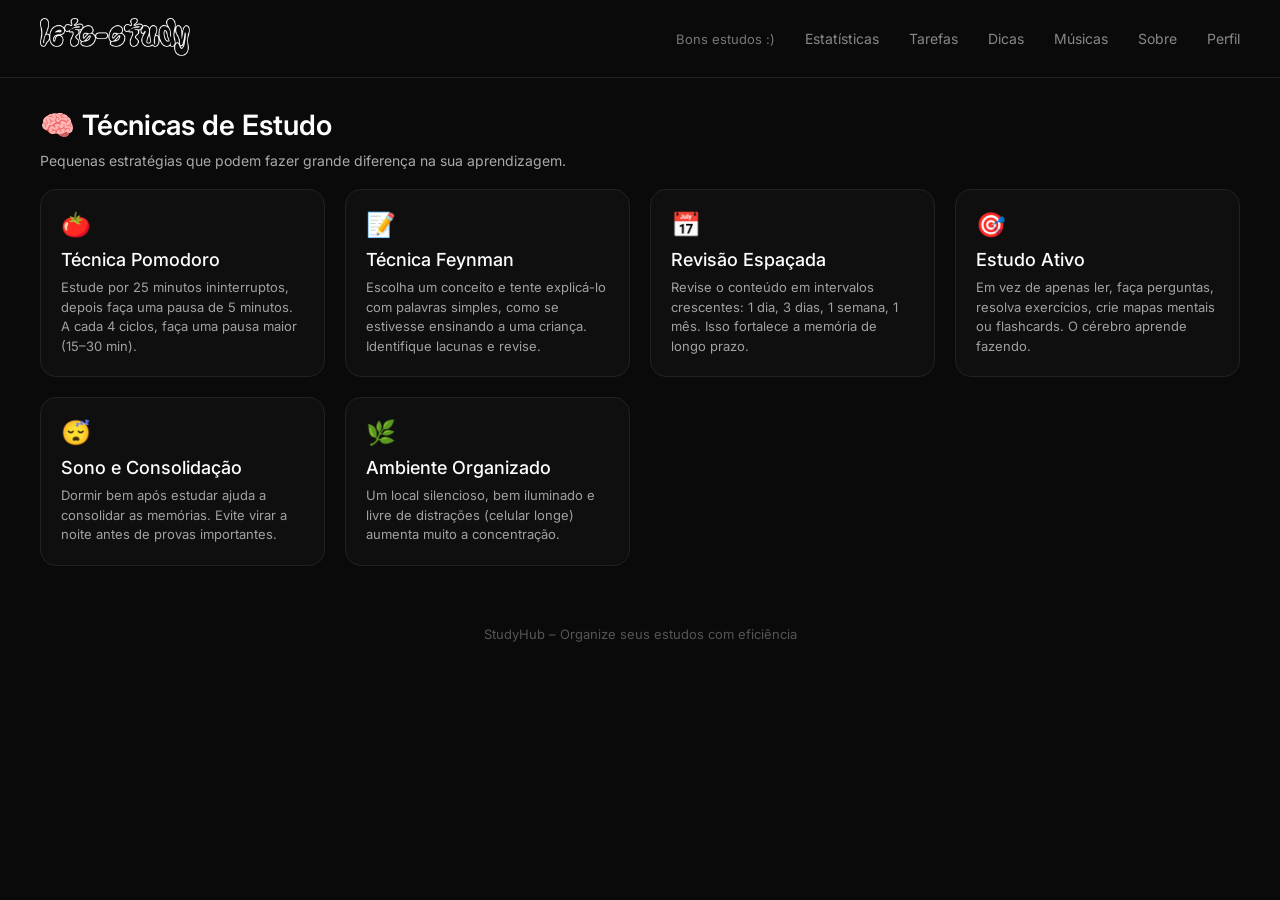
<file: dicas.html>
<!DOCTYPE html>
<html lang="pt-br">
<head>
  <meta charset="UTF-8">
  <meta name="viewport" content="width=device-width, initial-scale=1.0">
  <title>Dicas de Estudo - LetsStudy</title>
  <link rel="stylesheet" href="css/styles.css">
  <link rel="icon" type="image/png" href="imgs/icon.png">
  <style>
    /* Estilos específicos para a página de dicas */
    .dicas-grid {
      display: grid;
      grid-template-columns: repeat(auto-fill, minmax(250px, 1fr));
      gap: 20px;
      margin-top: 20px;
    }
    .dica-card {
      background: #0f0f0f;
      border: 1px solid #222;
      border-radius: 16px;
      padding: 20px;
      transition: 0.2s;
    }
    .dica-card:hover {
      border-color: #444;
      transform: translateY(-3px);
    }
    .dica-card h3 {
      font-size: 18px;
      margin-bottom: 8px;
      color: white;
    }
    .dica-card p {
      font-size: 13px;
      line-height: 1.5;
    }
    .dica-icon {
      font-size: 24px;
      margin-bottom: 10px;
    }
  </style>
</head>
<body>

<nav class="navbar">
  <a href="dashboard.html">
    <img src="imgs/lets-study.png" class="logo-icon" alt="StudyHub">
  </a>
  <span class="frase">Bons estudos :)</span>
  <a href="estatisticas.html">Estatísticas</a>
  <a href="tarefas.html">Tarefas</a>
  <a href="dicas.html">Dicas</a>
  <a href="musicas.html">Músicas</a>
  <a href="sobre.html">Sobre</a>
  <a href="perfil.html">Perfil</a>
</nav>

<div class="container">
  <h1 style="margin-bottom: 10px;">🧠 Técnicas de Estudo</h1>
  <p style="color: #aaa;">Pequenas estratégias que podem fazer grande diferença na sua aprendizagem.</p>

  <div class="dicas-grid">
    <!-- Card: Técnica Pomodoro -->
    <div class="dica-card">
      <div class="dica-icon">🍅</div>
      <h3>Técnica Pomodoro</h3>
      <p>Estude por 25 minutos ininterruptos, depois faça uma pausa de 5 minutos. A cada 4 ciclos, faça uma pausa maior (15–30 min).</p>
    </div>

    <!-- Card: Técnica Feynman -->
    <div class="dica-card">
      <div class="dica-icon">📝</div>
      <h3>Técnica Feynman</h3>
      <p>Escolha um conceito e tente explicá-lo com palavras simples, como se estivesse ensinando a uma criança. Identifique lacunas e revise.</p>
    </div>

    <!-- Card: Revisão Espaçada -->
    <div class="dica-card">
      <div class="dica-icon">📅</div>
      <h3>Revisão Espaçada</h3>
      <p>Revise o conteúdo em intervalos crescentes: 1 dia, 3 dias, 1 semana, 1 mês. Isso fortalece a memória de longo prazo.</p>
    </div>

    <!-- Card: Estudo Ativo -->
    <div class="dica-card">
      <div class="dica-icon">🎯</div>
      <h3>Estudo Ativo</h3>
      <p>Em vez de apenas ler, faça perguntas, resolva exercícios, crie mapas mentais ou flashcards. O cérebro aprende fazendo.</p>
    </div>

    <!-- Card: Sono e Consolidação -->
    <div class="dica-card">
      <div class="dica-icon">😴</div>
      <h3>Sono e Consolidação</h3>
      <p>Dormir bem após estudar ajuda a consolidar as memórias. Evite virar a noite antes de provas importantes.</p>
    </div>

    <!-- Card: Ambiente Organizado -->
    <div class="dica-card">
      <div class="dica-icon">🌿</div>
      <h3>Ambiente Organizado</h3>
      <p>Um local silencioso, bem iluminado e livre de distrações (celular longe) aumenta muito a concentração.</p>
    </div>
  </div>
</div>

<footer style="text-align: center; padding: 30px; color: #555; font-size: 13px;">
  StudyHub – Organize seus estudos com eficiência
</footer>
</body>
</html>
</file>
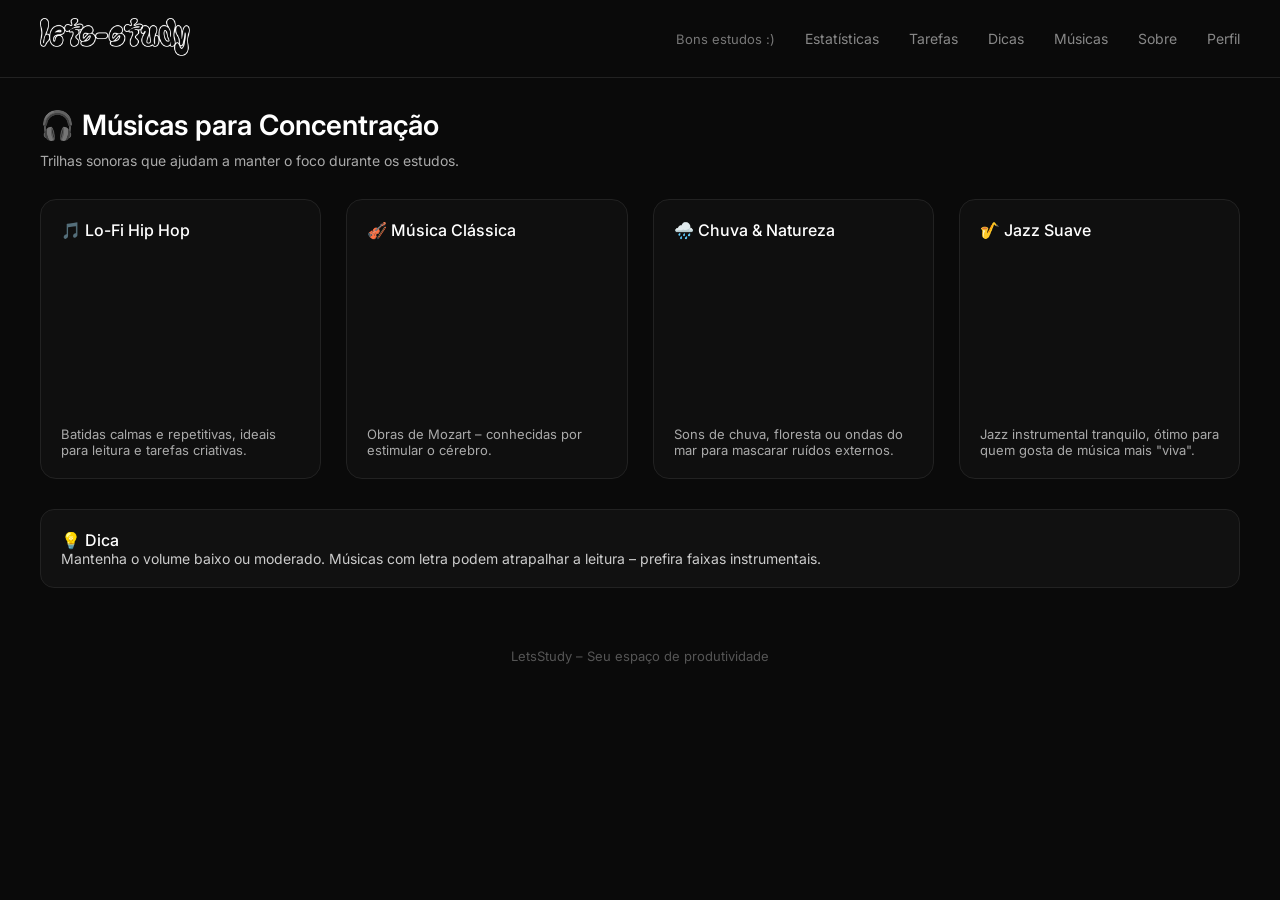
<file: musicas.html>
<!DOCTYPE html>
<html lang="pt-br">
<head>
  <meta charset="UTF-8">
  <meta name="viewport" content="width=device-width, initial-scale=1.0">
  <title>Músicas para Estudar - LetsStudy</title>
  <link rel="stylesheet" href="css/styles.css">
  <link rel="icon" type="image/png" href="imgs/icon.png">
  <style>
    .music-grid {
      display: grid;
      grid-template-columns: repeat(auto-fit, minmax(280px, 1fr));
      gap: 25px;
      margin: 30px 0;
    }
    .music-card {
      background: #0f0f0f;
      border: 1px solid #222;
      border-radius: 16px;
      padding: 20px;
    }
    .music-card h3 {
      margin-bottom: 12px;
      display: flex;
      align-items: center;
      gap: 8px;
    }
    .music-card iframe {
      width: 100%;
      height: 160px;
      border-radius: 10px;
      border: none;
    }
    .music-description {
      font-size: 13px;
      color: #aaa;
      margin-top: 10px;
    }
  </style>
</head>
<body>

<nav class="navbar">
  <a href="dashboard.html">
    <img src="imgs/lets-study.png" class="logo-icon" alt="StudyHub">
  </a>
  <span class="frase">Bons estudos :)</span>
  <a href="estatisticas.html">Estatísticas</a>
  <a href="tarefas.html">Tarefas</a>
  <a href="dicas.html">Dicas</a>
  <a href="musicas.html">Músicas</a>
  <a href="sobre.html">Sobre</a>
  <a href="perfil.html">Perfil</a>
</nav>

<div class="container">
  <h1 style="margin-bottom: 10px;">🎧 Músicas para Concentração</h1>
  <p style="color: #aaa;">Trilhas sonoras que ajudam a manter o foco durante os estudos.</p>

  <div class="music-grid">
    <!-- Lo-Fi Hip Hop -->
    <div class="music-card">
      <h3>🎵 Lo-Fi Hip Hop</h3>
      <iframe src="https://www.youtube.com/embed/jfKfPfyJRdk" title="lofi hip hop radio" allow="accelerometer; autoplay; clipboard-write; encrypted-media; gyroscope; picture-in-picture" allowfullscreen></iframe>
      <p class="music-description">Batidas calmas e repetitivas, ideais para leitura e tarefas criativas.</p>
    </div>

    <!-- Música Clássica -->
    <div class="music-card">
      <h3>🎻 Música Clássica</h3>
      <iframe src="https://www.youtube.com/embed/jIFaKHyYEh8?si=mQQhrCVFotlFrt3d" title="Classical Music for Studying" allow="accelerometer; autoplay; clipboard-write; encrypted-media; gyroscope; picture-in-picture" allowfullscreen></iframe>
      <p class="music-description">Obras de Mozart – conhecidas por estimular o cérebro.</p>
    </div>

    <!-- Sons da Natureza -->
    <div class="music-card">
      <h3>🌧️ Chuva & Natureza</h3>
      <iframe src="https://www.youtube.com/embed/69QdAw3ApNk?si=c13b_bkjXzXjL0fT" title="rain sounds for studying" allow="accelerometer; autoplay; clipboard-write; encrypted-media; gyroscope; picture-in-picture" allowfullscreen></iframe>
      <p class="music-description">Sons de chuva, floresta ou ondas do mar para mascarar ruídos externos.</p>
    </div>

    <!-- Jazz Suave -->
    <div class="music-card">
      <h3>🎷 Jazz Suave</h3>
      <iframe src="https://www.youtube.com/embed/7l16rt1h2tM?si=HbfqfMsVx42UzrBb" title="smooth jazz for work" allow="accelerometer; autoplay; clipboard-write; encrypted-media; gyroscope; picture-in-picture" allowfullscreen></iframe>
      <p class="music-description">Jazz instrumental tranquilo, ótimo para quem gosta de música mais "viva".</p>
    </div>
  </div>

  <!-- Dica adicional -->
  <div style="background: #111; border-radius: 14px; padding: 20px; border: 1px solid #222;">
    <h3 style="display: flex; gap: 8px;">💡 Dica</h3>
    <p style="color: #ccc;">Mantenha o volume baixo ou moderado. Músicas com letra podem atrapalhar a leitura – prefira faixas instrumentais.</p>
  </div>
</div>

<footer style="text-align: center; padding: 30px; color: #555; font-size: 13px;">
  LetsStudy – Seu espaço de produtividade
</footer>
</body>
</html>
</file>
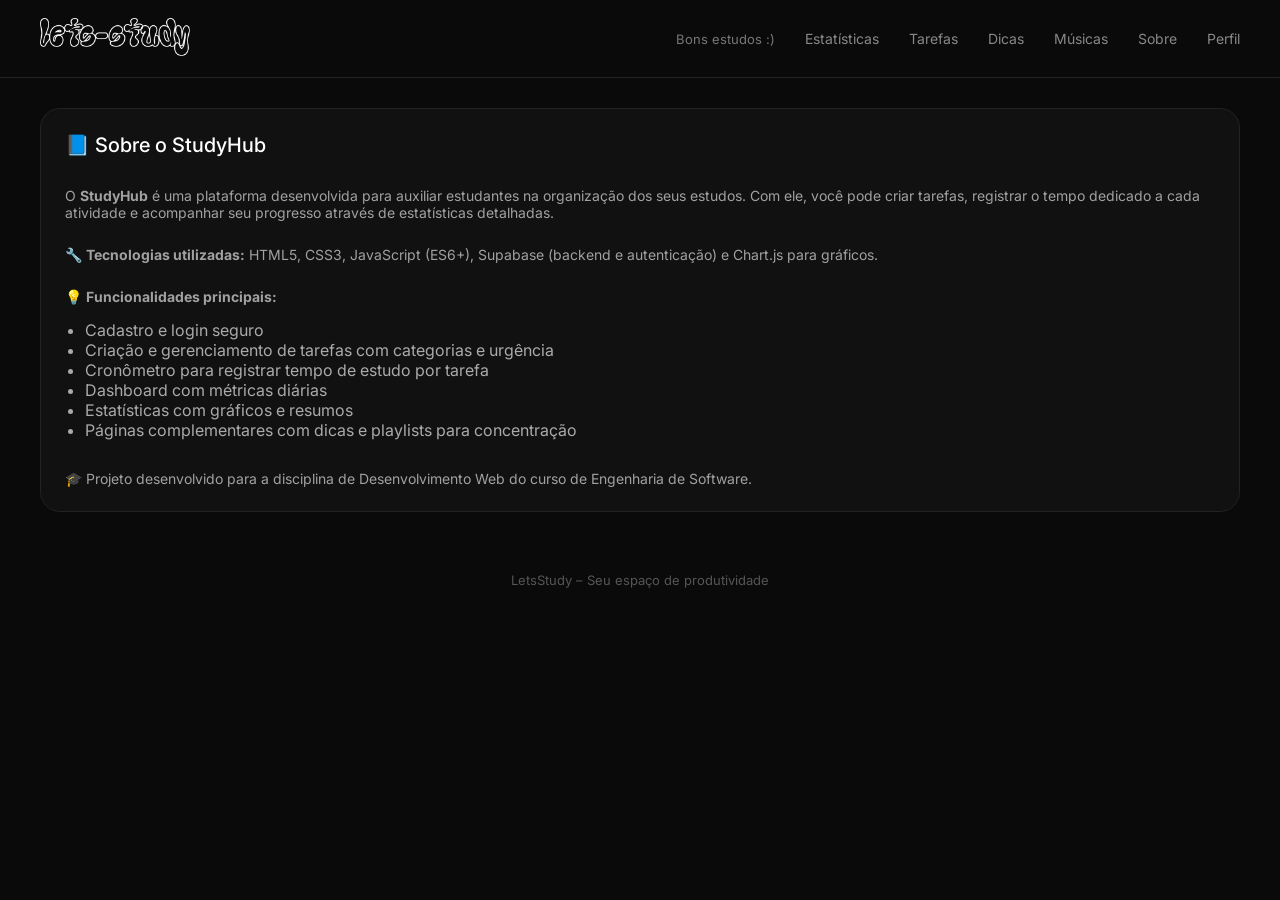
<file: sobre.html>
<!DOCTYPE html>
<html lang="pt-br">
<head>
  <meta charset="UTF-8">
  <meta name="viewport" content="width=device-width, initial-scale=1.0">
  <title>Sobre - LetsStudy</title>
  <link rel="stylesheet" href="css/styles.css">
  <link rel="icon" type="image/png" href="imgs/icon.png">
</head>
<body>

<nav class="navbar">
  <a href="dashboard.html">
    <img src="imgs/lets-study.png" class="logo-icon" alt="StudyHub">
  </a>
  <span class="frase">Bons estudos :)</span>
  <a href="estatisticas.html">Estatísticas</a>
  <a href="tarefas.html">Tarefas</a>
  <a href="dicas.html">Dicas</a>
  <a href="musicas.html">Músicas</a>
  <a href="sobre.html">Sobre</a>
  <a href="perfil.html">Perfil</a>
</nav>

<div class="container">
  <div class="card">
    <h2>📘 Sobre o StudyHub</h2>

    <p style="margin-top: 20px;">
      O <strong>StudyHub</strong> é uma plataforma desenvolvida para auxiliar estudantes na organização dos seus estudos.
      Com ele, você pode criar tarefas, registrar o tempo dedicado a cada atividade e acompanhar seu progresso através de estatísticas detalhadas.
    </p>

    <p style="margin-top: 15px;">
      🔧 <strong>Tecnologias utilizadas:</strong> HTML5, CSS3, JavaScript (ES6+), Supabase (backend e autenticação) e Chart.js para gráficos.
    </p>

    <p style="margin-top: 15px;">
      💡 <strong>Funcionalidades principais:</strong>
    </p>
    <ul style="margin-left: 20px; color: #aaa; margin-top: 5px;">
      <li>Cadastro e login seguro</li>
      <li>Criação e gerenciamento de tarefas com categorias e urgência</li>
      <li>Cronômetro para registrar tempo de estudo por tarefa</li>
      <li>Dashboard com métricas diárias</li>
      <li>Estatísticas com gráficos e resumos</li>
      <li>Páginas complementares com dicas e playlists para concentração</li>
    </ul>

    <p style="margin-top: 20px;">
      🎓 Projeto desenvolvido para a disciplina de Desenvolvimento Web do curso de Engenharia de Software.
    </p>
  </div>
</div>

<footer style="text-align: center; padding: 30px; color: #555; font-size: 13px;">
  LetsStudy – Seu espaço de produtividade
</footer>
</body>
</html>
</file>
<file: css/styles.css>
/**
 * styles.css
 * Folha de estilos global do LetsStudy.
 * 
 * Design System:
 * - Tema escuro (#0a0a0a, #111, #222)
 * - Tipografia: Inter (Google Fonts)
 * - Layout responsivo com Grid e Flexbox
 * - Componentes: cards, botões, formulários, navbar, timer, tarefas
 * 
 * Organização:
 * 1. Reset e base
 * 2. Autenticação (login/cadastro)
 * 3. Navegação
 * 4. Dashboard (métricas, grid, tarefas, timer)
 * 5. Páginas complementares (dicas, músicas, estatísticas)
 * 6. Componentes reutilizáveis
 * 7. Responsividade
 */

/* (o restante do CSS permanece igual) */

/* 🔤 GOOGLE FONT */
@import url('https://fonts.googleapis.com/css2?family=Inter:wght@300;400;500;600&display=swap');

/* ===== RESET ===== */
* {
  margin: 0;
  padding: 0;
  box-sizing: border-box;
}

/* ===== BASE ===== */
body {
  font-family: 'Inter', sans-serif;
  background-color: #0a0a0a;
  color: #ffffff;
  min-height: 100vh;
}

h1 { font-size: 28px; font-weight: 600; }
h2 { font-size: 20px; font-weight: 500; }
h3 { font-size: 16px; font-weight: 500; }

p {
  color: #a1a1a1;
  font-size: 14px;
}

@keyframes fadeIn {
  from { opacity: 0; transform: translateY(10px); }
  to { opacity: 1; transform: translateY(0); }
}

/* ========================= */
/* 🔐 LOGIN / CADASTRO */
/* ========================= */
body.auth {
  background-color: #0a0a0a;
}

.auth-layout {
  display: flex;
  min-height: 100vh;
  width: 100%;
}

.auth-left {
  flex: 1;
  display: flex;
  justify-content: right;
  align-items: center;
  padding: 50px;
}

.logo-big {
  max-width: 550px;
  width: 100%;
  height: auto;
  opacity: 0.9;
}

.auth-right {
  width: 40%;
  display: flex;
  justify-content: left;
  align-items: center;
  padding: 40px 30px;
  background: #0a0a0a;
}

.card-auth {
  width: 100%;
  max-width: 380px;
  background: #111;
  border: 1px solid #2a2a2a;
  border-radius: 24px;
  padding: 36px 30px;
  box-shadow: 0 8px 20px rgba(0,0,0,0.3);
  display: flex;
  flex-direction: column;
  gap: 16px;
}

.card-auth h1 {
  text-align: center;
  margin-bottom: 4px;
}

.subtitle {
  text-align: center;
  color: #999;
  margin-bottom: 8px;
}

.card-auth input {
  background: #0c0c0c;
  border: 1px solid #2a2a2a;
  padding: 14px 16px;
  border-radius: 14px;
  font-size: 15px;
  color: white;
  width: 100%;
}

.card-auth input:focus {
  border-color: #fff;
  outline: none;
}

.card-auth button {
  background: white;
  color: black;
  padding: 14px;
  border-radius: 14px;
  font-weight: 600;
  font-size: 16px;
  border: none;
  cursor: pointer;
  transition: 0.2s;
}

.card-auth button:hover {
  background: #e0e0e0;
}

.link {
  text-align: center;
  color: #aaa;
  font-size: 14px;
  cursor: pointer;
}

.link:hover {
  color: white;
}

.erro {
  text-align: center;
  color: #ff4d4d;
  font-size: 13px;
}

@media (max-width: 768px) {
  .auth-layout {
    flex-direction: column;
  }
  .auth-left {
    display: none;
  }
  .auth-right {
    width: 100%;
    padding: 30px 20px;
  }
}

/* ========================= */
/* 🧭 NAVBAR */
/* ========================= */
.navbar {
  display: flex;
  align-items: center;
  gap: 30px;
  padding: 18px 40px;
  border-bottom: 1px solid #222;
}

nav a {
  color: #888;
  text-decoration: none;
  font-size: 14px;
  transition: 0.2s;
}
nav a:hover { color: white; }

.logo-icon {
  width: 150px;
  height: auto;
}

.filtro-topo {
  margin-left: 10px;
  max-width: 180px;
}

.frase {
  margin-left: auto;
  font-size: 13px;
  color: #777;
}

/* ===== LAYOUT GERAL ===== */
.container {
  padding: 30px 40px;
}

/* ===== STATS ===== */
.stats {
  display: grid;
  grid-template-columns: repeat(3, 1fr);
  gap: 16px;
  margin-bottom: 28px;
}

.stat-card {
  background: #111;
  border: 1px solid #2a2a2a;
  border-radius: 20px;
  padding: 20px 16px;
  display: flex;
  flex-direction: column;
  align-items: flex-start;
  transition: all 0.2s;
}
.stat-card:hover {
  border-color: #3a3a3a;
  background: #131313;
}

.stat-icon {
  font-size: 24px;
  margin-bottom: 12px;
  opacity: 0.9;
}

.stat-label {
  font-size: 13px;
  color: #888;
  margin-bottom: 6px;
}

.stat-value {
  font-size: 28px;
  font-weight: 600;
  color: white;
}

/* ===== GRID PRINCIPAL ===== */
.main-grid {
  display: grid;
  grid-template-columns: 1.5fr 1fr;
  gap: 20px;
  margin-bottom: 20px;
}

/* ===== CARD ===== */
.card {
  width: 100%;
  background: #111;
  border: 1px solid #222;
  border-radius: 20px;
  padding: 24px;
  display: flex;
  flex-direction: column;
  gap: 10px;
  animation: fadeIn 0.4s;
}

.card-header {
  display: flex;
  justify-content: space-between;
  align-items: center;
  margin-bottom: 8px;
}
.card-header h2 {
  font-size: 18px;
  font-weight: 500;
}

.btn-icon {
  background: transparent;
  border: 1px solid #333;
  color: #aaa;
  width: 32px;
  height: 32px;
  border-radius: 10px;
  font-size: 20px;
  display: flex;
  align-items: center;
  justify-content: center;
  cursor: pointer;
}
.btn-icon:hover {
  border-color: #777;
  color: white;
  background: #1a1a1a;
}

/* ===== TASKS ===== */
.tasks-card {
  min-height: 400px;
}

.task {
  background: #0f0f0f;
  border: 1px solid #262626;
  border-radius: 16px;
  padding: 16px;
  margin-top: 10px;
  transition: all 0.2s;
  cursor: pointer;
}
.task:hover {
  border-color: #444;
  background: #131313;
}

.task-header {
  display: flex;
  align-items: flex-start;
  gap: 14px;
}

.task-checkbox {
  appearance: none;
  width: 22px;
  height: 22px;
  border: 2px solid #555;
  border-radius: 8px;
  cursor: pointer;
  position: relative;
  margin-top: 2px;
}
.task-checkbox:checked {
  background: white;
  border-color: white;
}
.task-checkbox:checked::after {
  content: "✔";
  font-size: 14px;
  color: black;
  position: absolute;
  left: 3px;
  top: 0px;
}

.task-info {
  display: flex;
  flex-direction: column;
  gap: 6px;
  flex: 1;
}

.task-title {
  font-size: 15px;
  font-weight: 500;
}
.task.completed .task-title {
  text-decoration: line-through;
  color: #777;
}

.task-badges {
  display: flex;
  gap: 6px;
  flex-wrap: wrap;
}

.badge {
  font-size: 11px;
  padding: 4px 8px;
  border-radius: 6px;
  font-weight: 500;
}
.badge-category { background: #1a1a1a; color: #bbb; }
.badge-low { background: rgba(0,200,100,0.12); color: #00c864; }
.badge-medium { background: rgba(255,180,0,0.12); color: #ffb400; }
.badge-high { background: rgba(255,60,60,0.12); color: #ff3c3c; }

.delete-btn {
  background: transparent;
  border: none;
  color: #666;
  font-size: 18px;
  cursor: pointer;
}
.delete-btn:hover { color: #ff4d4d; }

.btn-add-task {
  background: transparent;
  border: 1px dashed #3a3a3a;
  color: #aaa;
  width: 100%;
  margin-top: 16px;
  padding: 14px;
  border-radius: 14px;
}
.btn-add-task:hover {
  border-color: #777;
  color: white;
  background: #1a1a1a;
}

/* ===== TIMER ===== */
.timer-card {
  padding: 24px;
  display: flex;
  flex-direction: column;
}

.timer-header {
  display: flex;
  justify-content: space-between;
  align-items: center;
  margin-bottom: 20px;
}
.timer-header h3 {
  font-size: 16px;
  font-weight: 500;
  color: #ddd;
}
.timer-state {
  font-size: 13px;
  padding: 4px 10px;
  background: #1e1e1e;
  border-radius: 20px;
  color: #aaa;
}

.task-selected {
  background: #0c0c0c;
  border-radius: 16px;
  padding: 18px;
  margin-bottom: 24px;
  border: 1px solid #2a2a2a;
}
.selected-label {
  font-size: 11px;
  text-transform: uppercase;
  color: #777;
}
.task-selected h3 {
  font-size: 18px;
  margin: 10px 0;
}
.task-selected-badges {
  display: flex;
  gap: 6px;
  margin-bottom: 10px;
}
.task-selected-info {
  font-size: 14px;
  color: #aaa;
}
.task-selected-notes {
  font-size: 13px;
  color: #777;
  border-top: 1px solid #222;
  padding-top: 12px;
  margin-top: 6px;
}

.timer-display {
  font-size: 56px;
  font-weight: 300;
  text-align: center;
  margin: 10px 0 20px;
  letter-spacing: 4px;
}

.timer-actions {
  display: flex;
  gap: 12px;
}
.timer-actions button {
  flex: 1;
  padding: 14px;
  font-weight: 500;
  border-radius: 14px;
}

/* ===== BOTÕES ===== */
.btn-primary {
  background: white;
  color: black;
  border: none;
  padding: 12px 20px;
  font-weight: 500;
  border-radius: 12px;
  font-size: 14px;
  cursor: pointer;
  transition: all 0.2s;
  display: inline-flex;
  align-items: center;
  justify-content: center;
  gap: 6px;
  white-space: nowrap;
}

.btn-primary:hover {
  background: #e0e0e0;
  transform: scale(1.02);
}

/* Ajuste específico para o botão dentro do card-header */
.card-header .btn-primary {
  padding: 10px 18px;
  font-size: 13px;
}

.btn-secondary {
  background: transparent;
  border: 1px solid #333;
  color: #ccc;
}
.btn-secondary:hover {
  border-color: #666;
  background: rgba(255,255,255,0.02);
}

/* Ajuste opcional para botão de logout */
#btnLogout {
  width: 100%;
  margin-top: 24px;
  padding: 14px;
  font-weight: 500;
  border-radius: 14px;
  background: transparent;
  border: 1px solid #3a3a3a;
  color: #ccc;
  transition: all 0.2s;
}

#btnLogout:hover {
  border-color: #ff4d4d;
  color: #ff4d4d;
  background: rgba(255, 77, 77, 0.05);
}

/* ===== FORM ===== */
.form-group {
  display: flex;
  flex-direction: column;
  margin-top: 15px;
}
.form-card {
  max-width: 500px;
  margin: auto;
}

/* ===== GRÁFICOS ===== */
canvas {
  margin-top: 20px;
}

/* ===== ESTATÍSTICAS ===== */
.stats-grid {
  display: grid;
  grid-template-columns: 1fr 1fr;
  gap: 20px;
}

/* ===== RESPONSIVO ===== */
@media (max-width: 768px) {
  .navbar { flex-wrap: wrap; gap: 15px; }
  .container { padding: 20px; }
  .main-grid { grid-template-columns: 1fr; }
  .stats { grid-template-columns: 1fr; }
  .stats-grid { grid-template-columns: 1fr; }
}

button, .task, .stat-card, .card, .btn-icon, .btn-add-task {
  transition: all 0.2s cubic-bezier(0.2,0,0,1);
}
input, select, textarea {
  transition: border 0.15s, box-shadow 0.15s;
}

/* ===== INPUT DE DATA (CALENDÁRIO) ===== */
input[type="date"] {
  background: #0c0c0c;
  border: 1px solid #2a2a2a;
  color: white;
  padding: 10px 14px;
  border-radius: 12px;
  font-family: 'Inter', sans-serif;
  font-size: 14px;
  cursor: pointer;
  transition: all 0.2s;
  min-width: 160px;
}

input[type="date"]:hover {
  border-color: #555;
  background: #111;
}

input[type="date"]:focus {
  border-color: #ffffff;
  box-shadow: 0 0 0 1px rgba(255,255,255,0.1);
  outline: none;
}

/* Ícone do calendário (webkit) */
input[type="date"]::-webkit-calendar-picker-indicator {
  filter: invert(1);
  opacity: 0.7;
  cursor: pointer;
  transition: opacity 0.2s;
}

input[type="date"]::-webkit-calendar-picker-indicator:hover {
  opacity: 1;
}

/* ===== FORMULÁRIO (NOVA TAREFA) - ESTILOS SIMPLES ===== */
.form-card {
  max-width: 500px;
  margin: 20px auto;
  padding: 28px;
}

.form-card h1 {
  text-align: center;
  margin-bottom: 6px;
  font-size: 26px;
}

.form-card > p {
  text-align: center;
  color: #aaa;
  margin-bottom: 24px;
  font-size: 14px;
}

.form-group label {
  display: block;
  font-size: 13px;
  font-weight: 500;
  color: #ccc;
  margin-bottom: 6px;
}

.form-card input,
.form-card select,
.form-card textarea {
  width: 100%;
  background: #0c0c0c;
  border: 1px solid #2a2a2a;
  border-radius: 12px;
  padding: 12px 14px;
  font-size: 14px;
  color: white;
  transition: border 0.2s;
}

.form-card input:focus,
.form-card select:focus,
.form-card textarea:focus {
  border-color: #fff;
  outline: none;
}

.form-card textarea {
  min-height: 90px;
  resize: vertical;
}

.form-card .btn-primary {
  width: 100%;
  margin-top: 8px;
  padding: 14px;
  font-weight: 600;
}

.form-card .link {
  display: block;
  text-align: center;
  margin-top: 16px;
  font-size: 14px;
}
</file>
